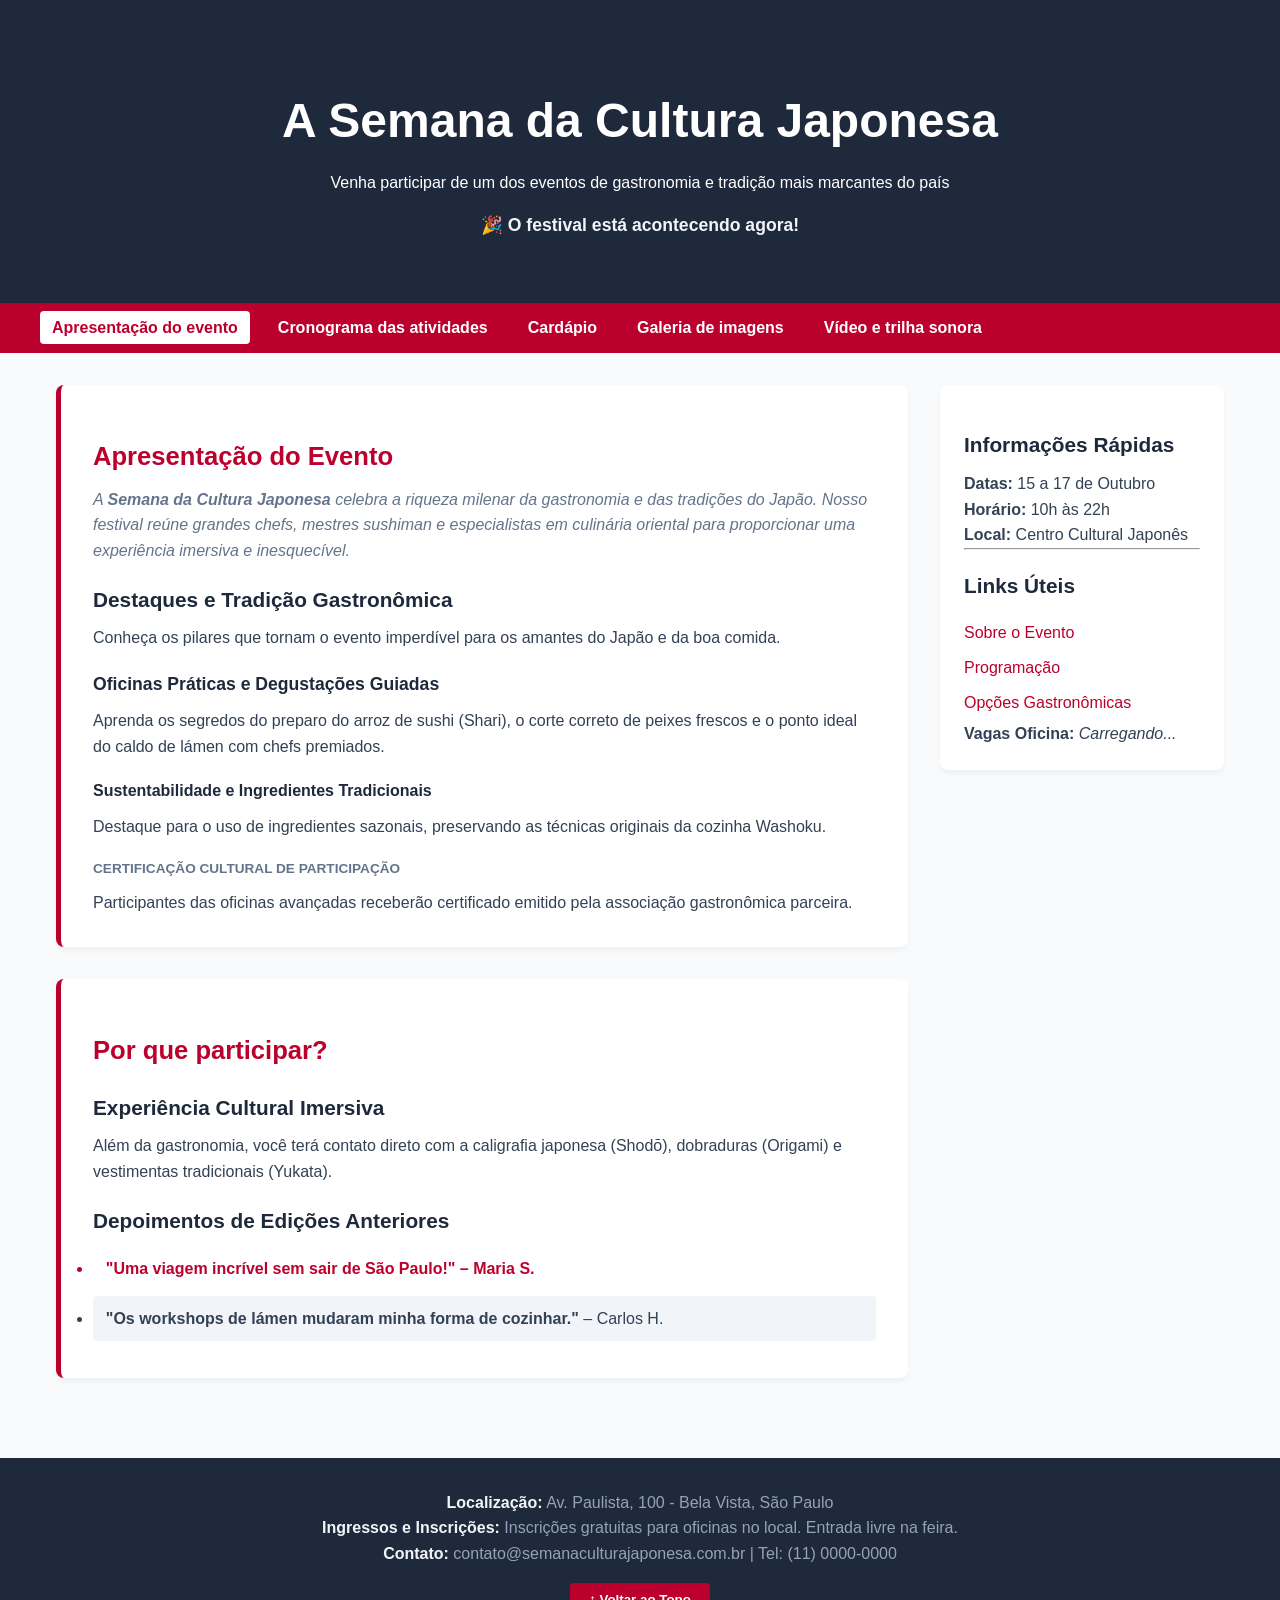
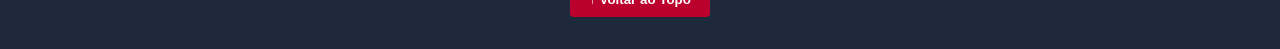
<file: index.html>
<!doctype html>
<html lang="pt-BR">
  <head>
    <meta charset="UTF-8" />
    <meta name="viewport" content="width=device-width, initial-scale=1.0" />
    <meta
      name="description"
      content="A Semana da Cultura Japonesa - Evento especial com oficinas de culinária, degustações de sushi e lámen, palestras e apresentações culturais."
    />
    <meta
      name="keywords"
      content="Culinária Japonesa, Gastronomia Japonesa, Oficinas de Culinária, Degustações, Palestras, Apresentações Culturais, Sushi, Ramen, Cultura Japonesa"
    />
    <title>Evento de Culinária - A Semana da Cultura Japonesa</title>
    <link rel="stylesheet" href="style.css" />
    <script src="script.js"></script>
  </head>
  <body>
    <header id="topo">
      <h1>A Semana da Cultura Japonesa</h1>
      <p>
        Venha participar de um dos eventos de gastronomia e tradição mais
        marcantes do país
      </p>
    </header>

    <nav aria-label="Navegação Principal" class="nav-principal">
      <ul>
        <li><a href="index.html">Apresentação do evento</a></li>
        <li><a href="cronograma.html">Cronograma das atividades</a></li>
        <li><a href="cardapio.html">Cardápio</a></li>
        <li><a href="galeria.html">Galeria de imagens</a></li>
        <li><a href="midia.html">Vídeo e trilha sonora</a></li>
      </ul>
    </nav>

    <div class="container">
      <main>
        <section id="apresentacao" class="secao-conteudo">
          <h2>Apresentação do Evento</h2>
          <p>
            A <strong>Semana da Cultura Japonesa</strong> celebra a riqueza
            milenar da gastronomia e das tradições do Japão. Nosso festival
            reúne grandes chefs, mestres sushiman e especialistas em culinária
            oriental para proporcionar uma experiência imersiva e inesquecível.
          </p>

          <article>
            <h3>Destaques e Tradição Gastronômica</h3>
            <p>
              Conheça os pilares que tornam o evento imperdível para os amantes
              do Japão e da boa comida.
            </p>

            <h4>Oficinas Práticas e Degustações Guiadas</h4>
            <p>
              Aprenda os segredos do preparo do arroz de sushi (Shari), o corte
              correto de peixes frescos e o ponto ideal do caldo de lámen com
              chefs premiados.
            </p>

            <h5>Sustentabilidade e Ingredientes Tradicionais</h5>
            <p>
              Destaque para o uso de ingredientes sazonais, preservando as
              técnicas originais da cozinha Washoku.
            </p>

            <h6>Certificação Cultural de Participação</h6>
            <p>
              Participantes das oficinas avançadas receberão certificado emitido
              pela associação gastronômica parceira.
            </p>
          </article>
        </section>

        <section class="secao-conteudo">
          <h2>Por que participar?</h2>
          <article>
            <h3>Experiência Cultural Imersiva</h3>
            <p>
              Além da gastronomia, você terá contato direto com a caligrafia
              japonesa (Shodō), dobraduras (Origami) e vestimentas tradicionais
              (Yukata).
            </p>
            <h3>Depoimentos de Edições Anteriores</h3>
            <ul class="lista-cardapio">
              <li>
                <strong>"Uma viagem incrível sem sair de São Paulo!"</strong> –
                Maria S.
              </li>
              <li>
                <strong
                  >"Os workshops de lámen mudaram minha forma de
                  cozinhar."</strong
                >
                – Carlos H.
              </li>
            </ul>
          </article>
        </section>
      </main>

      <aside id="recursos" class="barra-lateral">
        <h3>Informações Rápidas</h3>
        <p><strong>Datas:</strong> 15 a 17 de Outubro</p>
        <p><strong>Horário:</strong> 10h às 22h</p>
        <p><strong>Local:</strong> Centro Cultural Japonês</p>
        <hr />
        <h3>Links Úteis</h3>
        <ul class="lista-links">
          <li><a href="index.html">Sobre o Evento</a></li>
          <li><a href="cronograma.html">Programação</a></li>
          <li><a href="cardapio.html">Opções Gastronômicas</a></li>
        </ul>
      </aside>
    </div>

    <footer class="rodape-principal">
      <p>
        <strong>Localização:</strong> Av. Paulista, 100 - Bela Vista, São Paulo
      </p>
      <p>
        <strong>Ingressos e Inscrições:</strong> Inscrições gratuitas para
        oficinas no local. Entrada livre na feira.
      </p>
      <p>
        <strong>Contato:</strong> contato@semanaculturajaponesa.com.br | Tel:
        (11) 0000-0000
      </p>
    </footer>
  </body>
</html>
</file>
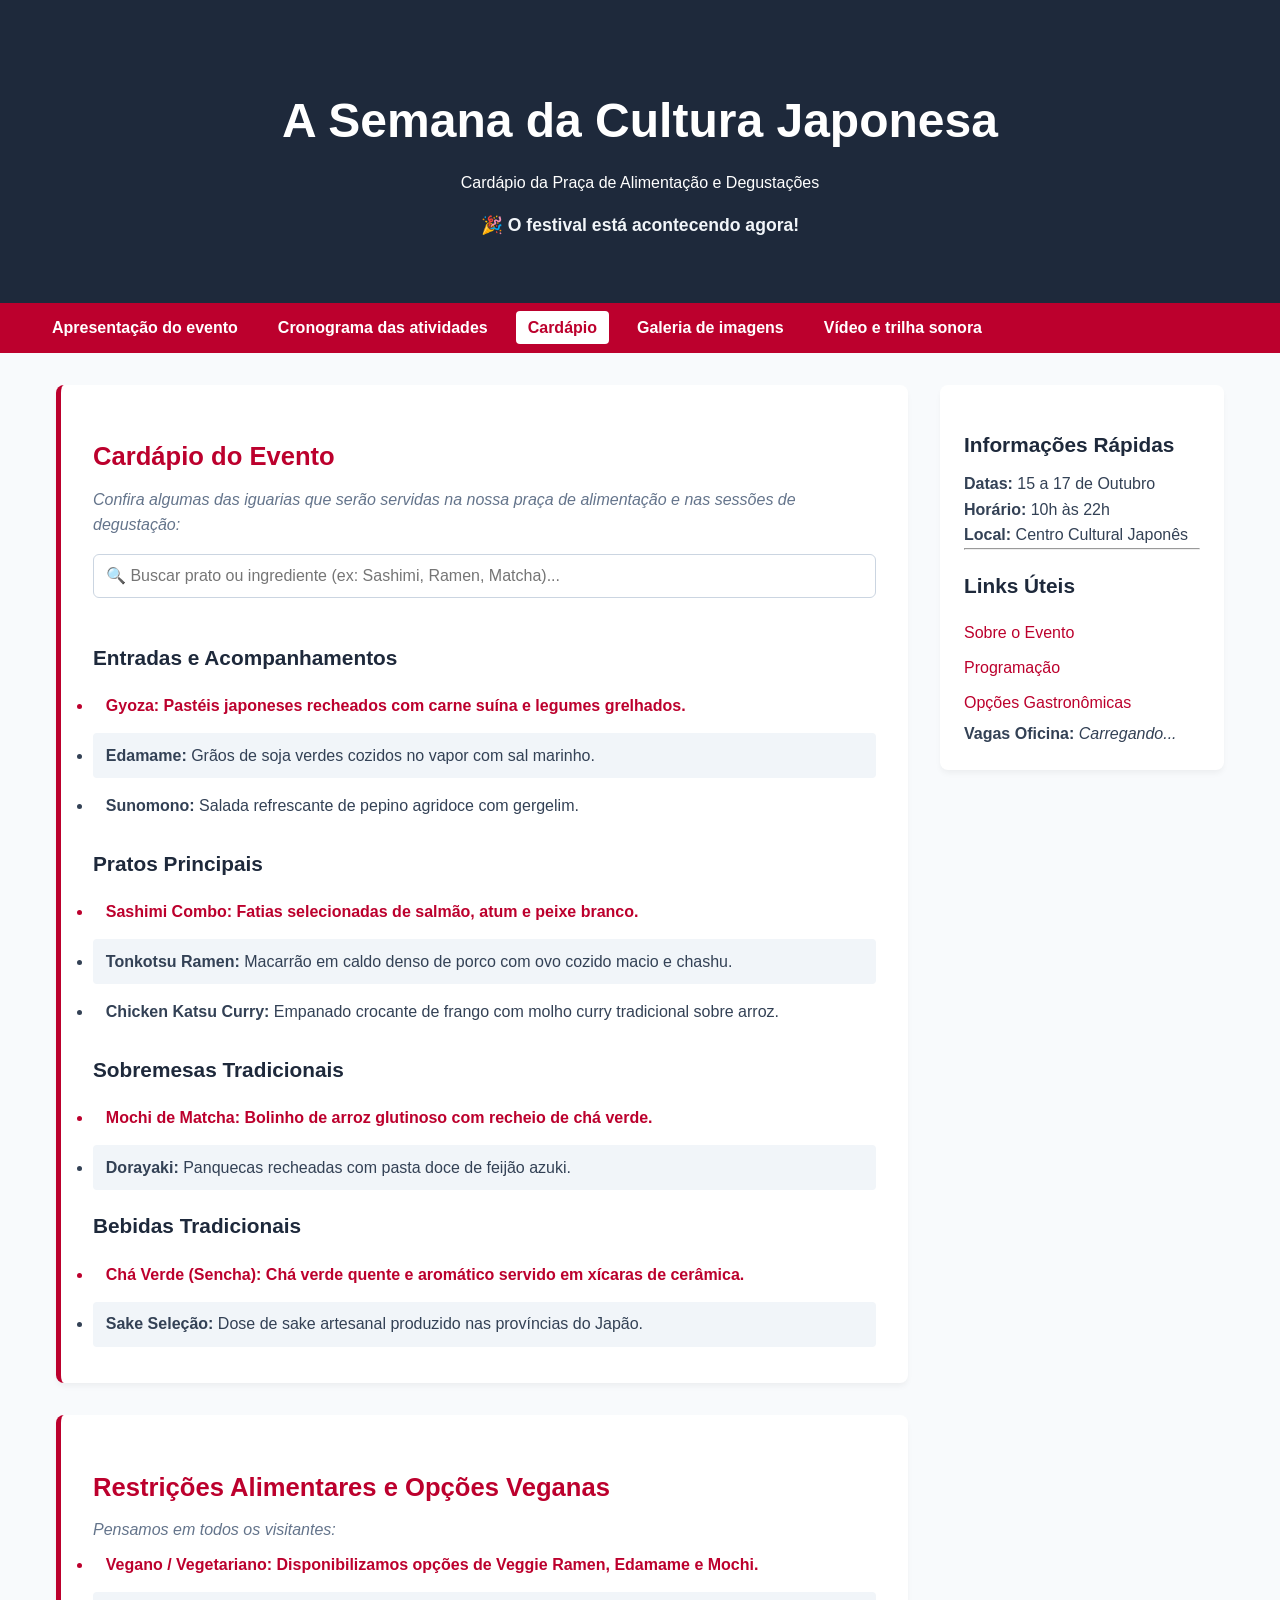
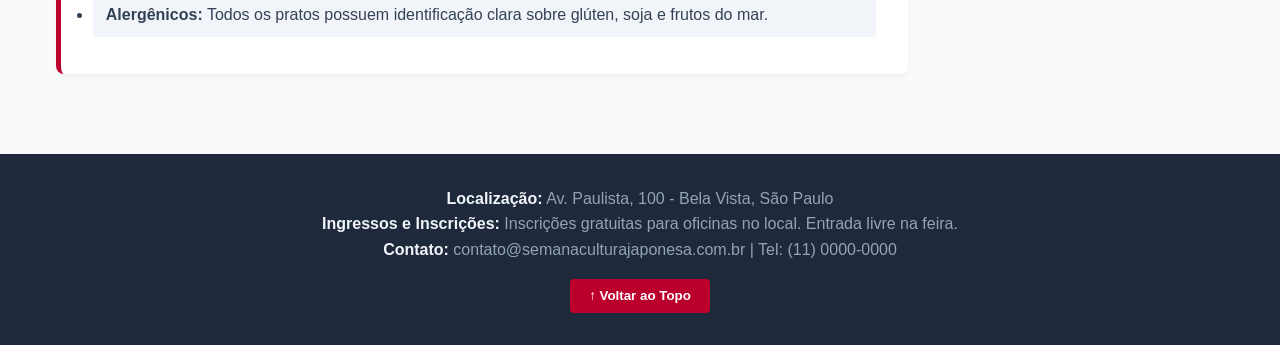
<file: cardapio.html>
<!doctype html>
<html lang="pt-BR">
  <head>
    <meta charset="UTF-8" />
    <meta name="viewport" content="width=device-width, initial-scale=1.0" />
    <title>Cardápio - A Semana da Cultura Japonesa</title>
    <link rel="stylesheet" href="style.css" />
    <script src="script.js"></script>
  </head>
  <body>
    <header id="topo">
      <h1>A Semana da Cultura Japonesa</h1>
      <p>Cardápio da Praça de Alimentação e Degustações</p>
    </header>

    <nav aria-label="Navegação Principal" class="nav-principal">
      <ul>
        <li><a href="index.html">Apresentação do evento</a></li>
        <li><a href="cronograma.html">Cronograma das atividades</a></li>
        <li><a href="cardapio.html">Cardápio</a></li>
        <li><a href="galeria.html">Galeria de imagens</a></li>
        <li><a href="midia.html">Vídeo e trilha sonora</a></li>
      </ul>
    </nav>

    <div class="container">
      <main>
        <section id="cardapio" class="secao-conteudo">
          <h2>Cardápio do Evento</h2>
          <p>
            Confira algumas das iguarias que serão servidas na nossa praça de
            alimentação e nas sessões de degustação:
          </p>

          <article>
            <h3>Entradas e Acompanhamentos</h3>
            <ul class="lista-cardapio">
              <li>
                <strong>Gyoza:</strong> Pastéis japoneses recheados com carne
                suína e legumes grelhados.
              </li>
              <li>
                <strong>Edamame:</strong> Grãos de soja verdes cozidos no vapor
                com sal marinho.
              </li>
              <li>
                <strong>Sunomono:</strong> Salada refrescante de pepino agridoce
                com gergelim.
              </li>
            </ul>

            <h3>Pratos Principais</h3>
            <ul class="lista-cardapio">
              <li>
                <strong>Sashimi Combo:</strong> Fatias selecionadas de salmão,
                atum e peixe branco.
              </li>
              <li>
                <strong>Tonkotsu Ramen:</strong> Macarrão em caldo denso de
                porco com ovo cozido macio e chashu.
              </li>
              <li>
                <strong>Chicken Katsu Curry:</strong> Empanado crocante de
                frango com molho curry tradicional sobre arroz.
              </li>
            </ul>

            <h3>Sobremesas Tradicionais</h3>
            <ul class="lista-cardapio">
              <li>
                <strong>Mochi de Matcha:</strong> Bolinho de arroz glutinoso com
                recheio de chá verde.
              </li>
              <li>
                <strong>Dorayaki:</strong> Panquecas recheadas com pasta doce de
                feijão azuki.
              </li>
            </ul>

            <h3>Bebidas Tradicionais</h3>
            <ul class="lista-cardapio">
              <li>
                <strong>Chá Verde (Sencha):</strong> Chá verde quente e
                aromático servido em xícaras de cerâmica.
              </li>
              <li>
                <strong>Sake Seleção:</strong> Dose de sake artesanal produzido
                nas províncias do Japão.
              </li>
            </ul>
          </article>
        </section>

        <section class="secao-conteudo">
          <h2>Restrições Alimentares e Opções Veganas</h2>
          <p>Pensamos em todos os visitantes:</p>
          <ul class="lista-cronograma">
            <li>
              <strong>Vegano / Vegetariano:</strong> Disponibilizamos opções de
              Veggie Ramen, Edamame e Mochi.
            </li>
            <li>
              <strong>Alergênicos:</strong> Todos os pratos possuem
              identificação clara sobre glúten, soja e frutos do mar.
            </li>
          </ul>
        </section>
      </main>

      <aside id="recursos" class="barra-lateral">
        <h3>Informações Rápidas</h3>
        <p><strong>Datas:</strong> 15 a 17 de Outubro</p>
        <p><strong>Horário:</strong> 10h às 22h</p>
        <p><strong>Local:</strong> Centro Cultural Japonês</p>
        <hr />
        <h3>Links Úteis</h3>
        <ul class="lista-links">
          <li><a href="index.html">Sobre o Evento</a></li>
          <li><a href="cronograma.html">Programação</a></li>
          <li><a href="cardapio.html">Opções Gastronômicas</a></li>
        </ul>
      </aside>
    </div>

    <footer class="rodape-principal">
      <p>
        <strong>Localização:</strong> Av. Paulista, 100 - Bela Vista, São Paulo
      </p>
      <p>
        <strong>Ingressos e Inscrições:</strong> Inscrições gratuitas para
        oficinas no local. Entrada livre na feira.
      </p>
      <p>
        <strong>Contato:</strong> contato@semanaculturajaponesa.com.br | Tel:
        (11) 0000-0000
      </p>
    </footer>
  </body>
</html>
</file>
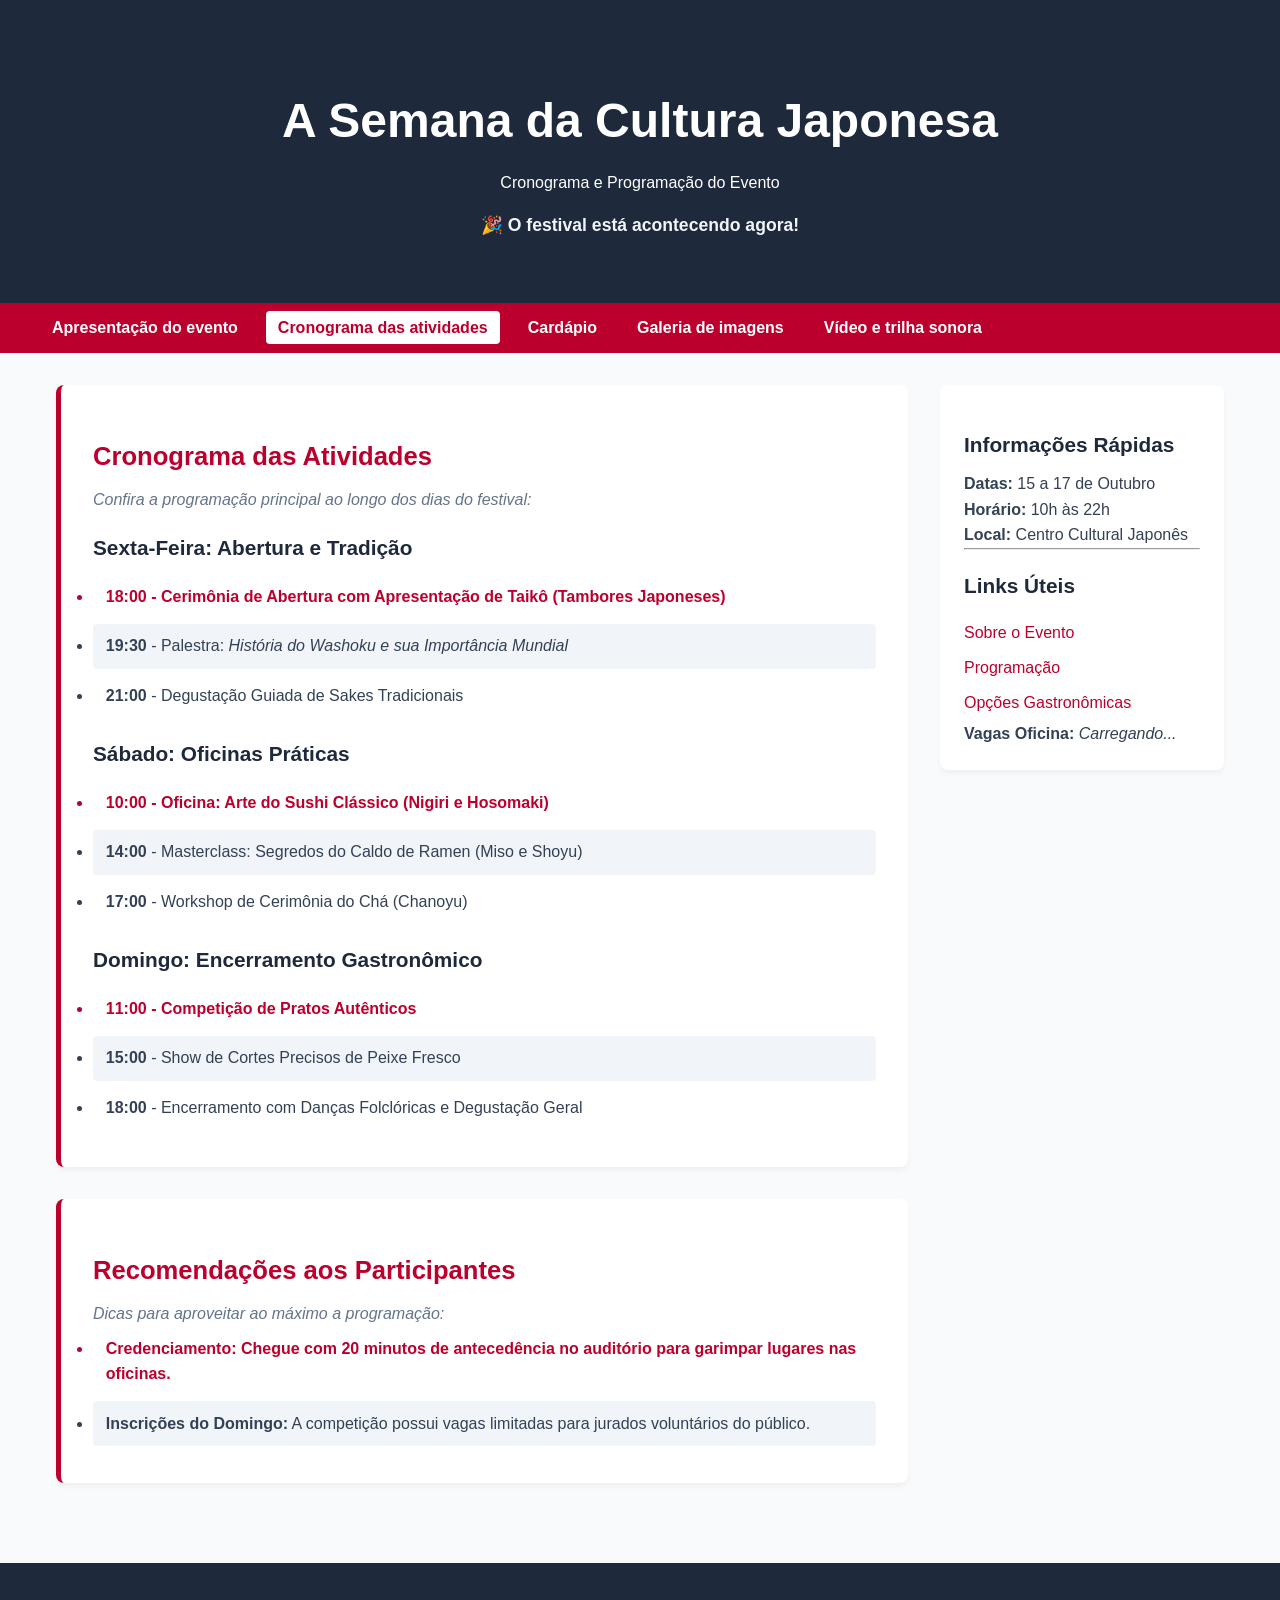
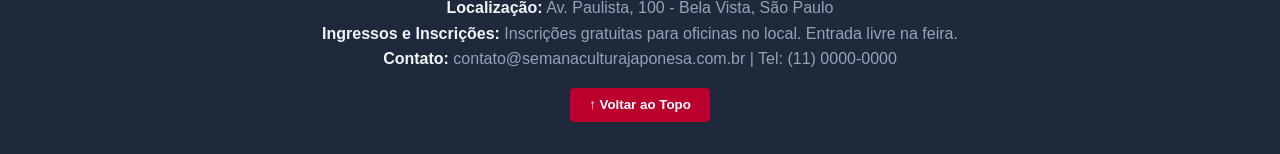
<file: cronograma.html>
<!doctype html>
<html lang="pt-BR">
  <head>
    <meta charset="UTF-8" />
    <meta name="viewport" content="width=device-width, initial-scale=1.0" />
    <title>Cronograma - A Semana da Cultura Japonesa</title>
    <link rel="stylesheet" href="style.css" />
    <script src="script.js"></script>
  </head>
  <body>
    <header id="topo">
      <h1>A Semana da Cultura Japonesa</h1>
      <p>Cronograma e Programação do Evento</p>
    </header>

    <nav aria-label="Navegação Principal" class="nav-principal">
      <ul>
        <li><a href="index.html">Apresentação do evento</a></li>
        <li><a href="cronograma.html">Cronograma das atividades</a></li>
        <li><a href="cardapio.html">Cardápio</a></li>
        <li><a href="galeria.html">Galeria de imagens</a></li>
        <li><a href="midia.html">Vídeo e trilha sonora</a></li>
      </ul>
    </nav>

    <div class="container">
      <main>
        <section id="cronograma" class="secao-conteudo">
          <h2>Cronograma das Atividades</h2>
          <p>Confira a programação principal ao longo dos dias do festival:</p>

          <article>
            <h3>Sexta-Feira: Abertura e Tradição</h3>
            <ul class="lista-cronograma">
              <li>
                <strong>18:00</strong> - Cerimônia de Abertura com Apresentação
                de Taikô (Tambores Japoneses)
              </li>
              <li>
                <strong>19:30</strong> - Palestra:
                <em>História do Washoku e sua Importância Mundial</em>
              </li>
              <li>
                <strong>21:00</strong> - Degustação Guiada de Sakes Tradicionais
              </li>
            </ul>

            <h3>Sábado: Oficinas Práticas</h3>
            <ul class="lista-cronograma">
              <li>
                <strong>10:00</strong> - Oficina: Arte do Sushi Clássico (Nigiri
                e Hosomaki)
              </li>
              <li>
                <strong>14:00</strong> - Masterclass: Segredos do Caldo de Ramen
                (Miso e Shoyu)
              </li>
              <li>
                <strong>17:00</strong> - Workshop de Cerimônia do Chá (Chanoyu)
              </li>
            </ul>

            <h3>Domingo: Encerramento Gastronômico</h3>
            <ul class="lista-cronograma">
              <li><strong>11:00</strong> - Competição de Pratos Autênticos</li>
              <li>
                <strong>15:00</strong> - Show de Cortes Precisos de Peixe Fresco
              </li>
              <li>
                <strong>18:00</strong> - Encerramento com Danças Folclóricas e
                Degustação Geral
              </li>
            </ul>
          </article>
        </section>

        <section class="secao-conteudo">
          <h2>Recomendações aos Participantes</h2>
          <p>Dicas para aproveitar ao máximo a programação:</p>
          <ul class="lista-cardapio">
            <li>
              <strong>Credenciamento:</strong> Chegue com 20 minutos de
              antecedência no auditório para garimpar lugares nas oficinas.
            </li>
            <li>
              <strong>Inscrições do Domingo:</strong> A competição possui vagas
              limitadas para jurados voluntários do público.
            </li>
          </ul>
        </section>
      </main>

      <aside id="recursos" class="barra-lateral">
        <h3>Informações Rápidas</h3>
        <p><strong>Datas:</strong> 15 a 17 de Outubro</p>
        <p><strong>Horário:</strong> 10h às 22h</p>
        <p><strong>Local:</strong> Centro Cultural Japonês</p>
        <hr />
        <h3>Links Úteis</h3>
        <ul class="lista-links">
          <li><a href="index.html">Sobre o Evento</a></li>
          <li><a href="cronograma.html">Programação</a></li>
          <li><a href="cardapio.html">Opções Gastronômicas</a></li>
        </ul>
      </aside>
    </div>

    <footer class="rodape-principal">
      <p>
        <strong>Localização:</strong> Av. Paulista, 100 - Bela Vista, São Paulo
      </p>
      <p>
        <strong>Ingressos e Inscrições:</strong> Inscrições gratuitas para
        oficinas no local. Entrada livre na feira.
      </p>
      <p>
        <strong>Contato:</strong> contato@semanaculturajaponesa.com.br | Tel:
        (11) 0000-0000
      </p>
    </footer>
  </body>
</html>
</file>
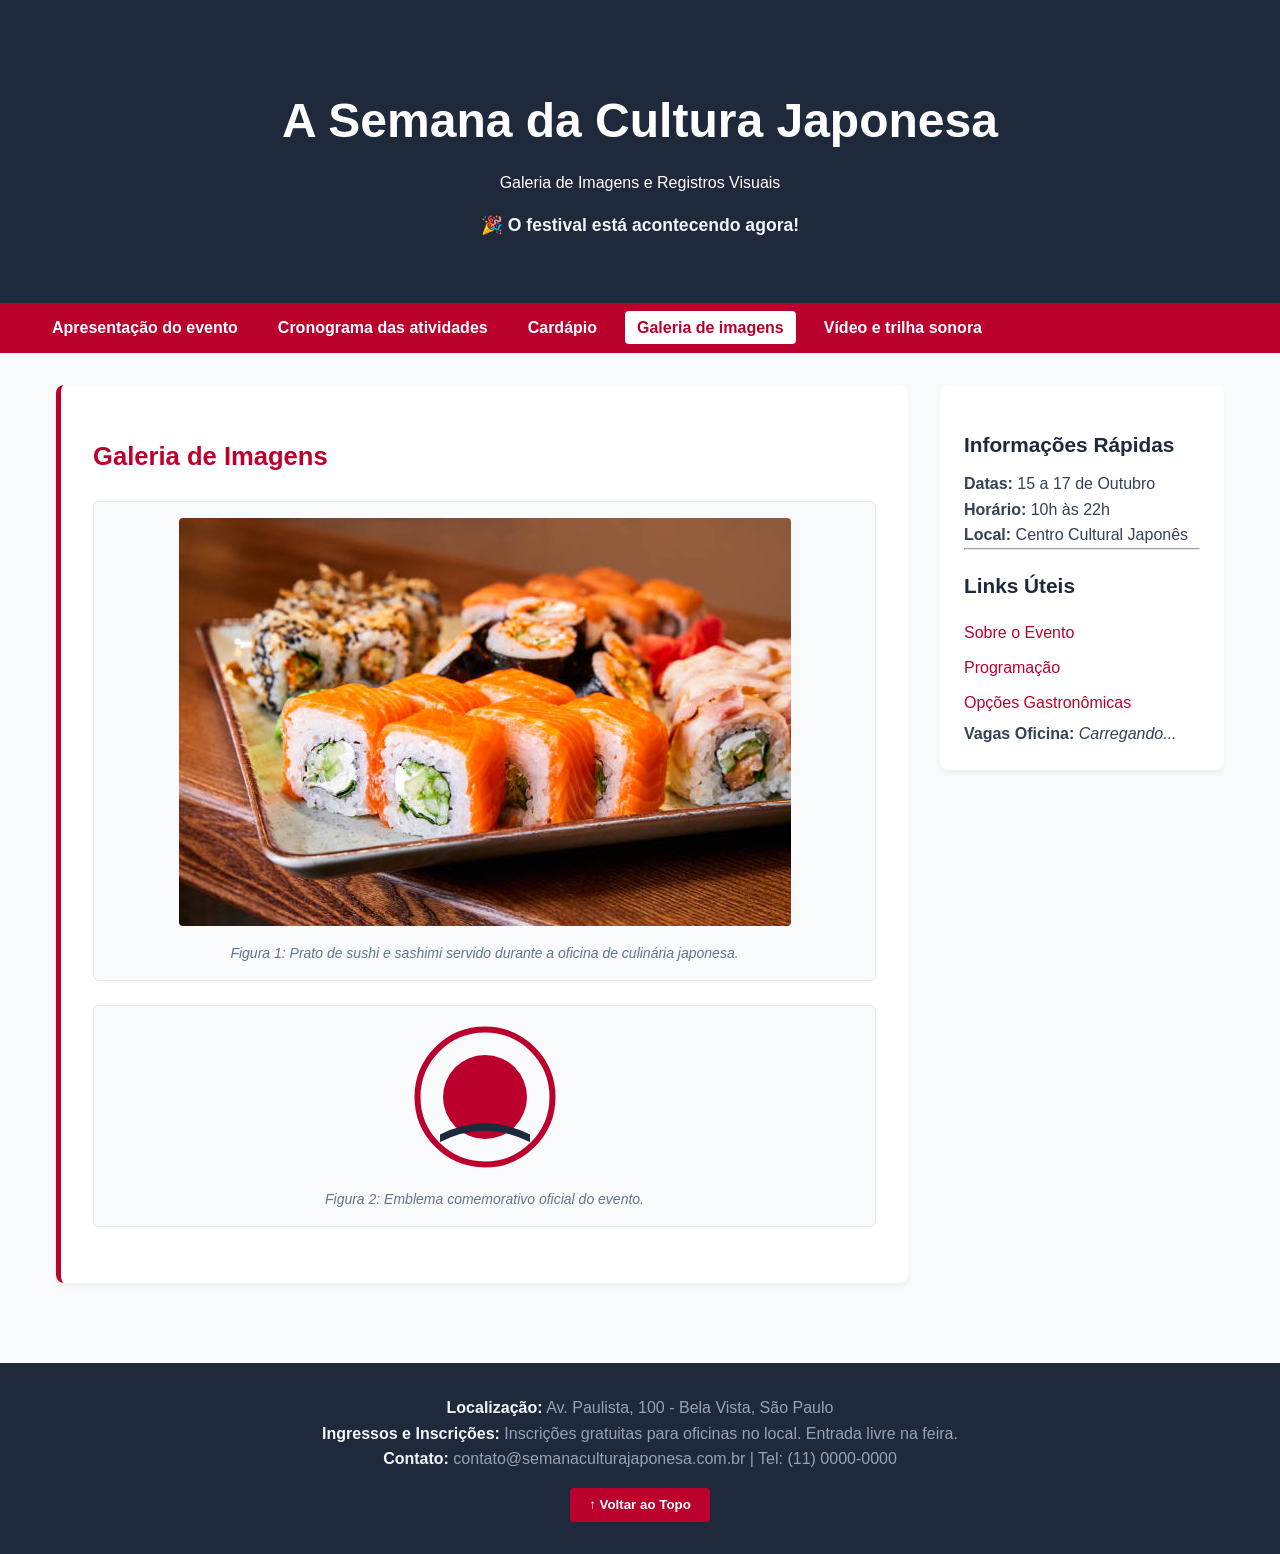
<file: galeria.html>
<!doctype html>
<html lang="pt-BR">
  <head>
    <meta charset="UTF-8" />
    <meta name="viewport" content="width=device-width, initial-scale=1.0" />
    <title>Galeria - A Semana da Cultura Japonesa</title>
    <link rel="stylesheet" href="style.css" />
    <script src="script.js"></script>
  </head>
  <body>
    <header id="topo">
      <h1>A Semana da Cultura Japonesa</h1>
      <p>Galeria de Imagens e Registros Visuais</p>
    </header>

    <nav aria-label="Navegação Principal" class="nav-principal">
      <ul>
        <li><a href="index.html">Apresentação do evento</a></li>
        <li><a href="cronograma.html">Cronograma das atividades</a></li>
        <li><a href="cardapio.html">Cardápio</a></li>
        <li><a href="galeria.html">Galeria de imagens</a></li>
        <li><a href="midia.html">Vídeo e trilha sonora</a></li>
      </ul>
    </nav>

    <div class="container">
      <main>
        <section id="imagens" class="secao-conteudo">
          <h2>Galeria de Imagens</h2>

          <figure class="galeria-figure">
            <img
              src="/img/sushi.jpg"
              alt="Combinado variado de sushi e sashimi"
              class="img-responsiva"
            />
            <figcaption>
              Figura 1: Prato de sushi e sashimi servido durante a oficina de
              culinária japonesa.
            </figcaption>
          </figure>

          <figure class="galeria-figure">
            <svg
              width="150"
              height="150"
              viewBox="0 0 100 100"
              aria-label="Emblema comemorativo da Semana da Cultura Japonesa com o Sol Nascente vermelho"
            >
              <title>Emblema da Semana da Cultura Japonesa</title>
              <circle
                cx="50"
                cy="50"
                r="45"
                fill="#f8fafc"
                stroke="#bc002d"
                stroke-width="4"
              />
              <circle cx="50" cy="50" r="28" fill="#bc002d" />
              <path
                d="M 20 75 Q 50 60 80 75 L 80 80 Q 50 65 20 80 Z"
                fill="#1e293b"
              />
            </svg>
            <figcaption>
              Figura 2: Emblema comemorativo oficial do evento.
            </figcaption>
          </figure>
        </section>
      </main>

      <aside id="recursos" class="barra-lateral">
        <h3>Informações Rápidas</h3>
        <p><strong>Datas:</strong> 15 a 17 de Outubro</p>
        <p><strong>Horário:</strong> 10h às 22h</p>
        <p><strong>Local:</strong> Centro Cultural Japonês</p>
        <hr />
        <h3>Links Úteis</h3>
        <ul class="lista-links">
          <li><a href="index.html">Sobre o Evento</a></li>
          <li><a href="cronograma.html">Programação</a></li>
          <li><a href="cardapio.html">Opções Gastronômicas</a></li>
        </ul>
      </aside>
    </div>

    <footer class="rodape-principal">
      <p>
        <strong>Localização:</strong> Av. Paulista, 100 - Bela Vista, São Paulo
      </p>
      <p>
        <strong>Ingressos e Inscrições:</strong> Inscrições gratuitas para
        oficinas no local. Entrada livre na feira.
      </p>
      <p>
        <strong>Contato:</strong> contato@semanaculturajaponesa.com.br | Tel:
        (11) 0000-0000
      </p>
    </footer>
  </body>
</html>
</file>
<file: style.css>
* {
  box-sizing: border-box;
  margin: 0;
  padding: 0;
}

:root {
  /* Paleta Temática Japão */
  --cor-primaria: #bc002d;
  --cor-secundaria: #1e293b;
  --cor-fundo: #f8fafc;
  --cor-cartao: #ffffff;
  --cor-texto: #334155;
  --cor-destaque: #d97706;
  --fonte-principal: "Poppins", sans-serif;
  --fonte-titulos: "Noto Sans JP", sans-serif;
}

body {
  font-family: var(--fonte-principal);
  font-size: 1rem;
  line-height: 1.6;
  color: var(--cor-texto);
  background-color: var(--cor-fundo);
}

/* 
   SELETORES SIMPLES  
   */

#topo {
  background-color: var(--cor-secundaria);
  color: #ffffff;
  text-align: center;
  padding: 3rem 1.5rem;
  position: relative;
}

.secao-conteudo {
  background-color: var(--cor-cartao);
  border-radius: 8px;
  padding: 1.5rem;
  margin-bottom: 2rem;
  box-shadow: 0 4px 6px -1px rgba(0, 0, 0, 0.05);
}

/* 
   SELETORES COMPOSTOS
   */
nav[aria-label="Navegação Principal"] {
  background-color: var(--cor-primaria);
  padding: 0.75rem 1rem;
  position: sticky;
  top: 0;
  z-index: 1000;
}

nav ul {
  list-style: none;
  display: flex;
  flex-wrap: wrap;
  justify-content: center;
  gap: 1rem;
}

main > .secao-conteudo {
  border-left: 5px solid var(--cor-primaria);
}

h2 + p {
  margin-top: 0.5rem;
  font-style: italic;
  color: #64748b;
}

/* 
   5. PSEUDO-CLASSES
   */

nav a {
  color: #ffffff;
  text-decoration: none;
  font-weight: 600;
  padding: 0.5rem 0.75rem;
  border-radius: 4px;
  transition:
    background-color 0.3s ease,
    color 0.3s ease;
}

nav a:hover {
  background-color: #ffffff;
  color: var(--cor-primaria);
}

.lista-cronograma li:first-child,
.lista-cardapio li:first-child {
  font-weight: 700;
  color: var(--cor-primaria);
}

.lista-cronograma li:nth-child(even),
.lista-cardapio li:nth-child(even) {
  background-color: #f1f5f9;
}

.lista-cronograma li,
.lista-cardapio li {
  padding: 0.6rem 0.8rem;
  border-radius: 4px;
  margin-bottom: 0.3rem;
}

/* 
   HIERARQUIA DE TÍTULOS E ESTILIZAÇÃO
   */

h1,
h2,
h3,
h4,
h5,
h6 {
  font-family: var(--fonte-titulos);
  color: var(--cor-secundaria);
  margin-top: 1.2rem;
  margin-bottom: 0.6rem;
}

h1 {
  font-size: 2rem;
  color: #ffffff;
}
h2 {
  font-size: 1.6rem;
  color: var(--cor-primaria);
}
h3 {
  font-size: 1.3rem;
}
h4 {
  font-size: 1.1rem;
}
h5 {
  font-size: 1rem;
}
h6 {
  font-size: 0.85rem;
  text-transform: uppercase;
  color: #64748b;
}

/* 
   LAYOUT COM FLEXBOX E CSS GRID
   */

.container {
  display: grid;
  grid-template-columns: 1fr;
  gap: 2rem;
  max-width: 1200px;
  margin: 2rem auto;
  padding: 0 1rem;
}

.barra-lateral {
  background-color: var(--cor-cartao);
  padding: 1.5rem;
  border-radius: 8px;
  box-shadow: 0 4px 6px -1px rgba(0, 0, 0, 0.05);
  height: fit-content;
}

.lista-links {
  list-style: none;
  margin-top: 0.8rem;
}

.lista-links a {
  color: var(--cor-primaria);
  text-decoration: none;
  display: block;
  padding: 0.3rem 0;
}

.lista-links a:hover {
  text-decoration: underline;
}

.galeria-figure {
  margin: 1.5rem 0;
  text-align: center;
  background-color: var(--cor-fundo);
  padding: 1rem;
  border-radius: 6px;
  border: 1px solid #e2e8f0;
}

.img-responsiva {
  max-width: 100%;
  height: auto;
  border-radius: 4px;
}

figcaption {
  font-size: 0.875rem;
  color: #64748b;
  margin-top: 0.5rem;
  font-style: italic;
}

.media-box {
  background-color: var(--cor-fundo);
  padding: 1rem;
  border-radius: 6px;
  margin: 1rem 0;
  border: 1px solid #e2e8f0;
}

audio,
video {
  width: 100%;
  margin-top: 0.5rem;
  border-radius: 4px;
}

.rodape-principal {
  background-color: var(--cor-secundaria);
  color: #94a3b8;
  text-align: center;
  padding: 2rem 1rem;
  margin-top: 3rem;
}

.rodape-principal strong {
  color: #f1f5f9;
}

/* 
   LAYOUT RESPONSIVO (3 BREAKPOINTS - MEDIA QUERIES)
   */

/* Breakpoint 1: Versão Mobile / Pequenas Telas (Padrão do código base) */

/* Breakpoint 2: Tablet / Telas Médias  */
@media screen and (min-width: 600px) {
  h1 {
    font-size: 2.5rem;
  }

  .secao-conteudo {
    padding: 2rem;
  }

  #video {
    display: flex;
    flex-direction: column;
    gap: 1rem;
  }
}

/* Breakpoint 3: Desktop / Telas Grandes  */
@media screen and (min-width: 992px) {
  .container {
    grid-template-columns: 3fr 1fr;
  }

  #topo {
    padding: 4rem 2rem;
  }

  h1 {
    font-size: 3rem;
  }

  nav ul {
    justify-content: flex-start;
    max-width: 1200px;
    margin: 0 auto;
  }
}
</file>
